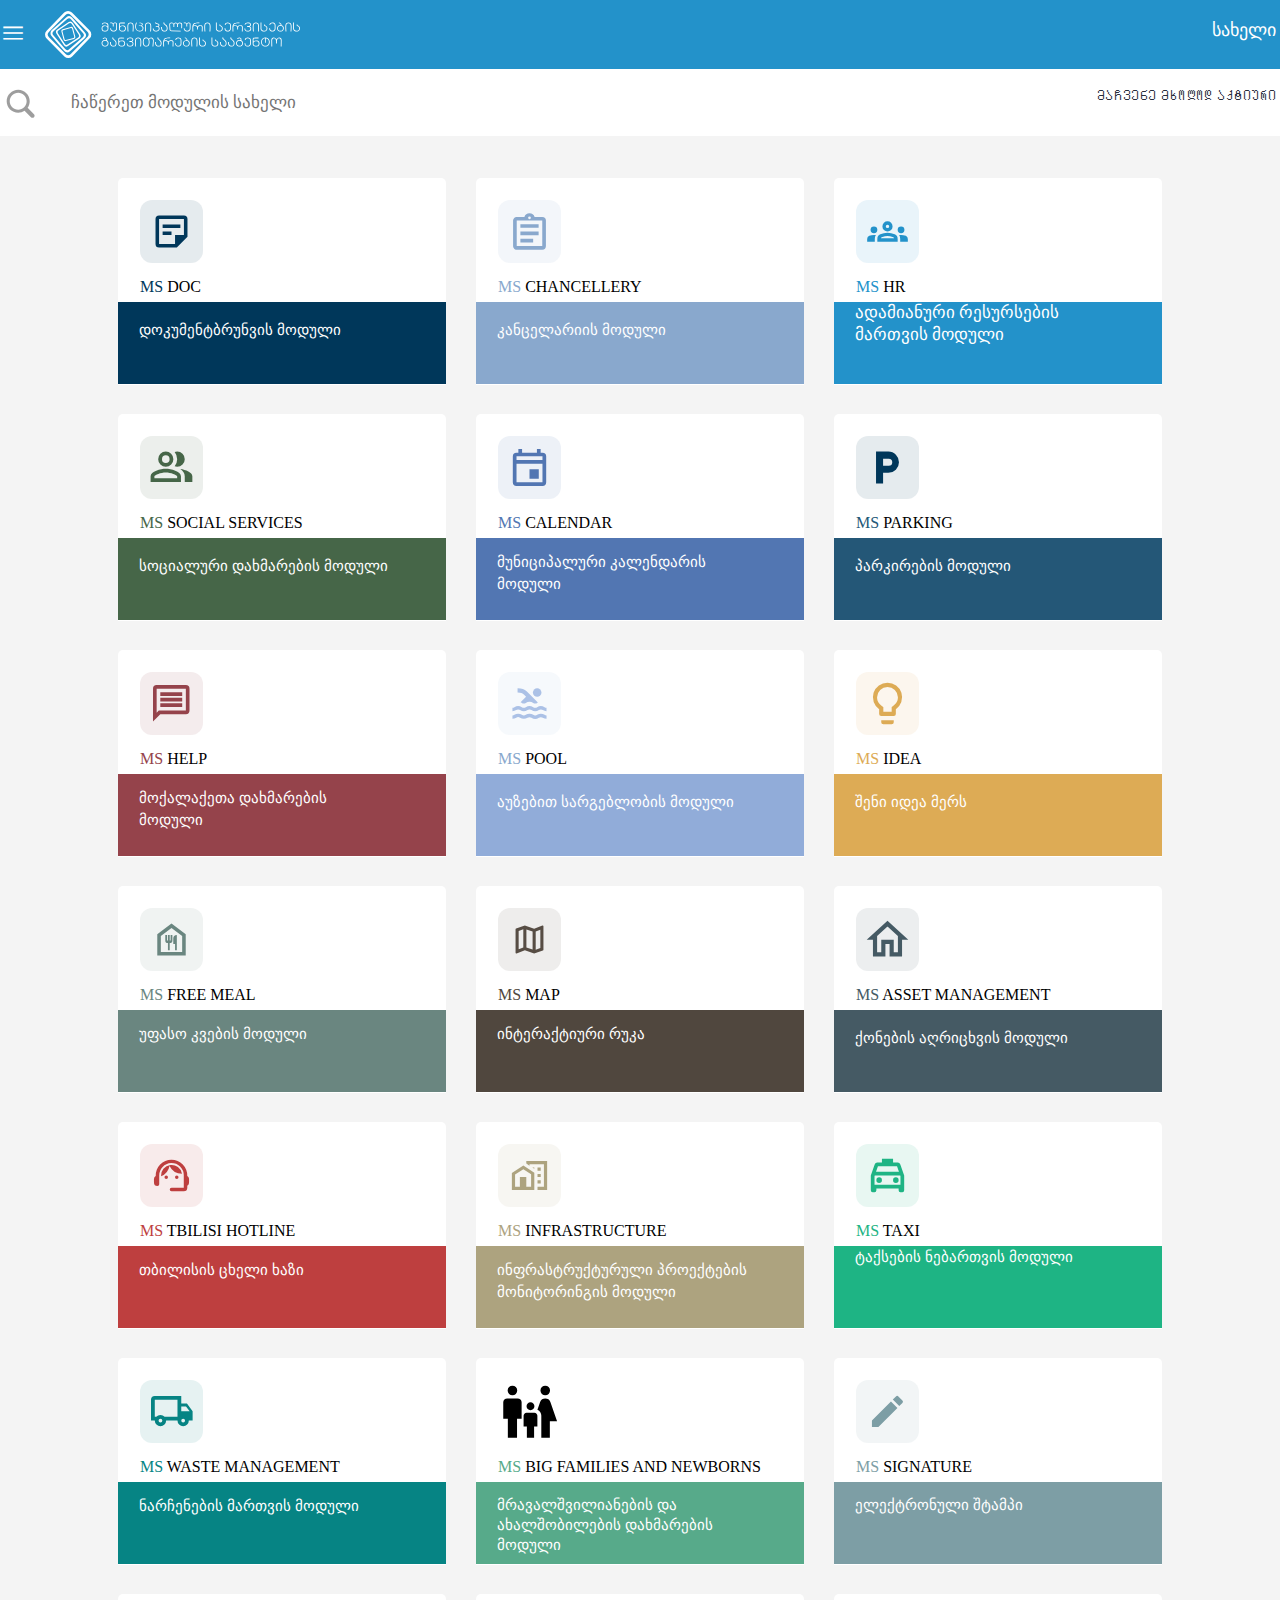
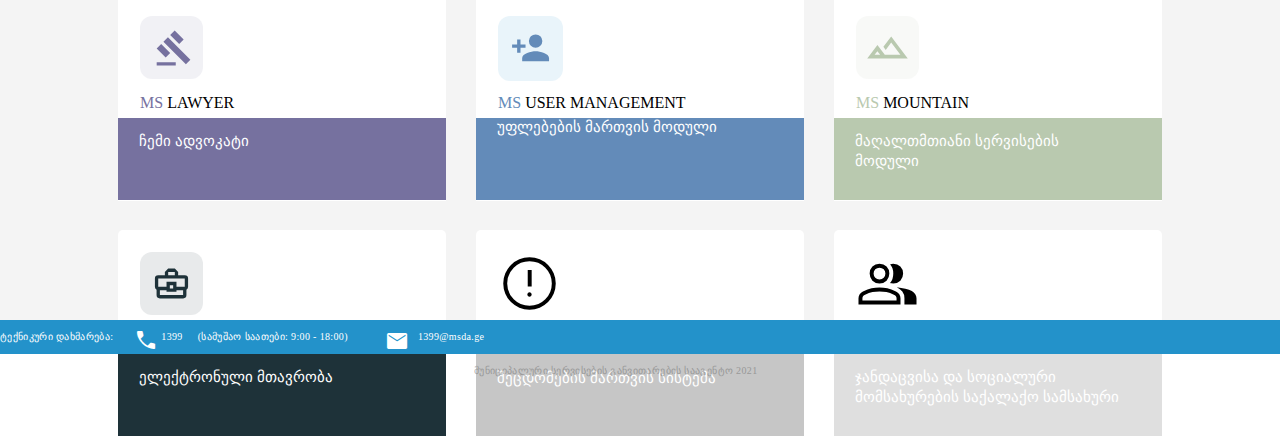
<file: index.html>
<!DOCTYPE html>
<html lang="en">
  <head>
    <meta charset="UTF-8" />
    <meta http-equiv="X-UA-Compatible" content="IE=edge" />
    <meta name="viewport" content="width=device-width, initial-scale=1.0" />
    <title>Meria</title>
    <link rel="stylesheet" href="style.css" />
    <link
      rel="stylesheet"
      href="https://fonts.googleapis.com/css2?family=Material+Symbols+Sharp:opsz,wght,FILL,GRAD@20..48,100..700,0..1,-50..200"
    />
    <link
      rel="stylesheet"
      href="https://fonts.googleapis.com/css2?family=Material+Symbols+Outlined:opsz,wght,FILL,GRAD@48,400,0,0"
    />
    <link
      rel="stylesheet"
      href="https://fonts.googleapis.com/css2?family=Material+Symbols+Outlined:opsz,wght,FILL,GRAD@48,400,1,0"
    />
  </head>
  <body>
    <div class="umtavresi">
      <div class="header">
        <div class="menu">
          <span class="material-symbols-sharp"> menu </span>
        </div>
        <div class="munici">
          <img src="img/logo-msda.svg" alt="" />
        </div>
        <div class="saxeli1">
          <div class="saxeli">
            <p>ᲡᲐᲮᲔᲚᲘ ᲒᲕᲐᲠᲘ</p>
          </div>
          <div class="notifi">
            <span class="material-symbols-sharp"> notifications </span>
          </div>
          <div class="setting">
            <span class="material-symbols-sharp"> settings </span>
          </div>
        </div>
      </div>
    </div>

    <div class="umtavresi2">
      <div class="main">
        <div class="search">
          <img src="img/search.svg" alt="" />
          <input
            type="text"
            class="chawera"
            placeholder="ᲩᲐᲬᲔᲠᲔᲗ ᲛᲝᲓᲣᲚᲘᲡ ᲡᲐᲮᲔᲚᲘ"
          />
          <div class="machvene">
            <p>ᲛᲐᲩᲕᲔᲜᲔ ᲛᲮᲝᲚᲝᲓ ᲐᲥᲢᲘᲣᲠᲘ ᲛᲝᲓᲣᲚᲔᲑᲘ</p>
            <label class="switch">
              <input type="checkbox" />
              <span class="slider round"></span>
            </label>
          </div>
        </div>
      </div>
    </div>

    <div class="mtavari">
      <div class="main2">
        <div class="erti">
          <div class="icon1">
            <img src="img/DOCFLOW.svg" alt="" />
          </div>
          <div class="name1">
            <span style="color: #00375a">MS</span>
            <span style="color: #000000">DOC</span>
          </div>
          <div class="satauri1">
            <p>ᲓᲝᲙᲣᲛᲔᲜᲢᲑᲠᲣᲜᲕᲘᲡ ᲛᲝᲓᲣᲚᲘ</p>
          </div>
        </div>
        <div class="ori">
          <div class="icon2">
            <img src="img/CHA.svg" alt="" />
          </div>
          <div class="name2">
            <span style="color: #89a8cd">MS</span>
            <span style="color: #000000"> CHANCELLERY</span>
          </div>
          <div class="satauri2">
            <p>ᲙᲐᲜᲪᲔᲚᲐᲠᲘᲘᲡ ᲛᲝᲓᲣᲚᲘ</p>
          </div>
        </div>
        <div class="sami">
          <div class="icon3">
            <img src="img/HRM.svg" alt="" />
          </div>
          <div class="name3">
            <span style="color: #2392ca">MS</span>
            <span style="color: #000000"> HR</span>
          </div>
          <div class="satauri3">
            <p>ᲐᲓᲐᲛᲘᲐᲜᲣᲠᲘ ᲠᲔᲡᲣᲠᲡᲔᲑᲘᲡ ᲛᲐᲠᲗᲕᲘᲡ ᲛᲝᲓᲣᲚᲘ</p>
          </div>
        </div>
        <div class="otxi">
          <div class="icon4">
            <img src="img/SOC_RECORDS.svg" alt="" />
          </div>
          <div class="name4">
            <span style="color: #466648">MS</span>
            <span style="color: #000000">SOCIAL SERVICES</span>
          </div>
          <div class="satauri4">
            <p>ᲡᲝᲪᲘᲐᲚᲣᲠᲘ ᲓᲐᲮᲛᲐᲠᲔᲑᲘᲡ ᲛᲝᲓᲣᲚᲘ</p>
          </div>
        </div>
        <div class="xuti">
          <div class="icon5">
            <img src="img/CAL.svg" alt="" />
          </div>
          <div class="name5">
            <span style="color: #5276b2">MS</span>
            <span style="color: #000000">CALENDAR</span>
          </div>
          <div class="satauri5">
            <p>ᲛᲣᲜᲘᲪᲘᲞᲐᲚᲣᲠᲘ ᲙᲐᲚᲔᲜᲓᲐᲠᲘᲡ ᲛᲝᲓᲣᲚᲘ</p>
          </div>
        </div>
        <div class="eqvsi">
          <div class="icon6">
            <img src="img/TTC_PARK.svg" alt="" />
          </div>
          <div class="name6">
            <span style="color: #245777">MS</span>
            <span style="color: #000000">PARKING</span>
          </div>
          <div class="satauri6">
            <p>ᲞᲐᲠᲙᲘᲠᲔᲑᲘᲡ ᲛᲝᲓᲣᲚᲘ</p>
          </div>
        </div>
        <div class="shvidi">
          <div class="icon7">
            <img src="img/HELP.svg" alt="" />
          </div>
          <div class="name7">
            <span style="color: #95434b">MS</span>
            <span style="color: #000000">HELP</span>
          </div>
          <div class="satauri7">
            <p>ᲛᲝᲥᲐᲚᲐᲥᲔᲗᲐ ᲓᲐᲮᲛᲐᲠᲔᲑᲘᲡ ᲛᲝᲓᲣᲚᲘ</p>
          </div>
        </div>
        <div class="rva">
          <div class="icon8">
            <img src="img/CS.svg" alt="" />
          </div>
          <div class="name8">
            <span style="color: #89a8cd">MS</span>
            <span style="color: #000000">POOL</span>
          </div>
          <div class="satauri8">
            <p>ᲐᲣᲖᲔᲑᲘᲗ ᲡᲐᲠᲒᲔᲑᲚᲝᲑᲘᲡ ᲛᲝᲓᲣᲚᲘ</p>
          </div>
        </div>
        <div class="cxra">
          <div class="icon9">
            <img src="img/PT.svg" alt="" />
          </div>
          <div class="name9">
            <span style="color: #ddab55">MS</span>
            <span style="color: #000000">IDEA</span>
          </div>
          <div class="satauri9">
            <p>ᲨᲔᲜᲘ ᲘᲓᲔᲐ ᲛᲔᲠᲡ</p>
          </div>
        </div>
        <div class="ati">
          <div class="icon10">
            <img src="img/SS_CNT.svg" alt="" />
          </div>
          <div class="name10">
            <span style="color: #6a8680">MS</span>
            <span style="color: #000000">FREE MEAL</span>
          </div>
          <div class="satauri10">
            <p>ᲣᲤᲐᲡᲝ ᲙᲕᲔᲑᲘᲡ ᲛᲝᲓᲣᲚᲘ</p>
          </div>
        </div>
        <div class="tertmeti">
          <div class="icon11">
            <img src="img/msmap.svg" alt="" />
          </div>
          <div class="name11">
            <span style="color: #50473e">MS</span>
            <span style="color: #000000">MAP</span>
          </div>
          <div class="satauri11">
            <p>ᲘᲜᲢᲔᲠᲐᲥᲢᲘᲣᲠᲘ ᲠᲣᲙᲐ</p>
          </div>
        </div>
        <div class="tormeti">
          <div class="icon12">
            <img src="img/MAP_ASSETS.svg" alt="" />
          </div>
          <div class="name12">
            <span style="color: #455a64">MS</span>
            <span style="color: #000000">ASSET MANAGEMENT</span>
          </div>
          <div class="satauri12">
            <p>ᲥᲝᲜᲔᲑᲘᲡ ᲐᲦᲠᲘᲪᲮᲕᲘᲡ ᲛᲝᲓᲣᲚᲘ</p>
          </div>
        </div>
        <div class="cameti">
          <div class="icon13">
            <img src="img/HL.svg" alt="" />
          </div>
          <div class="name13">
            <span style="color: #be3f3f">MS</span>
            <span style="color: #000000">TBILISI HOTLINE</span>
          </div>
          <div class="satauri13">
            <p>ᲗᲑᲘᲚᲘᲡᲘᲡ ᲪᲮᲔᲚᲘ ᲮᲐᲖᲘ</p>
          </div>
        </div>
        <div class="totxmeti">
          <div class="icon14">
            <img src="img/BUILD.svg" alt="" />
          </div>
          <div class="name14">
            <span style="color: #ada37f">MS</span>
            <span style="color: #000000">INFRASTRUCTURE</span>
          </div>
          <div class="satauri14">
            <p>ᲘᲜᲤᲠᲐᲡᲢᲠᲣᲥᲢᲣᲠᲣᲚᲘ ᲞᲠᲝᲔᲥᲢᲔᲑᲘᲡ ᲛᲝᲜᲘᲢᲝᲠᲘᲜᲒᲘᲡ ᲛᲝᲓᲣᲚᲘ</p>
          </div>
        </div>
        <div class="txutmeti">
          <div class="icon15">
            <img src="img/mstaxi.svg" alt="" />
          </div>
          <div class="name15">
            <span style="color: #1eb484">MS</span>
            <span style="color: #000000">TAXI</span>
          </div>
          <div class="satauri15">
            <p>ᲢᲐᲥᲡᲔᲑᲘᲡ ᲜᲔᲑᲐᲠᲗᲕᲘᲡ ᲛᲝᲓᲣᲚᲘ</p>
          </div>
        </div>
        <div class="teqvsmeti">
          <div class="icon16">
            <img src="img/WM.svg" alt="" />
          </div>
          <div class="name16">
            <span style="color: #068484">MS</span>
            <span style="color: #000000">WASTE MANAGEMENT</span>
          </div>
          <div class="satauri16">
            <p>ᲜᲐᲠᲩᲔᲜᲔᲑᲘᲡ ᲛᲐᲠᲗᲕᲘᲡ ᲛᲝᲓᲣᲚᲘ</p>
          </div>
        </div>
        <div class="chvidmeti">
          <div class="icon17">
            <img
              src="img/family_restroom_FILL1_wght400_GRAD0_opsz48.svg"
              alt=""
            />
          </div>
          <div class="name17">
            <span style="color: #57aa8a">MS</span>
            <span style="color: #000000">BIG FAMILIES AND NEWBORNS</span>
          </div>
          <div class="satauri17">
            <p>ᲛᲠᲐᲕᲐᲚᲨᲕᲘᲚᲘᲐᲜᲔᲑᲘᲡ ᲓᲐ ᲐᲮᲐᲚᲨᲝᲑᲘᲚᲔᲑᲘᲡ ᲓᲐᲮᲛᲐᲠᲔᲑᲘᲡ ᲛᲝᲓᲣᲚᲘ</p>
          </div>
        </div>
        <div class="tvrameti">
          <div class="icon18">
            <img src="img/STAMP_API.svg" alt="" />
          </div>
          <div class="name18">
            <span style="color: #7d9ea5">MS</span>
            <span style="color: #000000">SIGNATURE</span>
          </div>
          <div class="satauri18">
            <p>ᲔᲚᲔᲥᲢᲠᲝᲜᲣᲚᲘ ᲨᲢᲐᲛᲞᲘ</p>
          </div>
        </div>
        <div class="cxrameti">
          <div class="icon19">
            <img src="img/CB.svg" alt="" />
          </div>
          <div class="name19">
            <span style="color: #76719f">MS</span>
            <span style="color: #000000">LAWYER</span>
          </div>
          <div class="satauri19">
            <p>ᲩᲔᲛᲘ ᲐᲓᲕᲝᲙᲐᲢᲘ</p>
          </div>
        </div>
        <div class="oci">
          <div class="icon20">
            <img src="img/UM.svg" alt="" />
          </div>
          <div class="name20">
            <span style="color: #638bb9">MS</span>
            <span style="color: #000000">USER MANAGEMENT</span>
          </div>
          <div class="satauri20">
            <p>ᲣᲤᲚᲔᲑᲔᲑᲘᲡ ᲛᲐᲠᲗᲕᲘᲡ ᲛᲝᲓᲣᲚᲘ</p>
          </div>
        </div>
        <div class="ocdaerti">
          <div class="icon21">
            <img src="img/MMS.svg" alt="" />
          </div>
          <div class="name21">
            <span style="color: #b9c9af">MS</span>
            <span style="color: #000000">MOUNTAIN</span>
          </div>
          <div class="satauri21">
            <p>ᲛᲐᲦᲐᲚᲗᲛᲗᲘᲐᲜᲘ ᲡᲔᲠᲕᲘᲡᲔᲑᲘᲡ ᲛᲝᲓᲣᲚᲘ</p>
          </div>
        </div>
        <div class="ocdaori">
          <div class="icon22">
            <img src="img/EG.svg" alt="" />
          </div>
          <div class="name22">
            <span style="color: #1e3239">MS</span>
            <span style="color: #000000">GOVERNMENT</span>
          </div>
          <div class="satauri22">
            <p>ᲔᲚᲔᲥᲢᲠᲝᲜᲣᲚᲘ ᲛᲗᲐᲕᲠᲝᲑᲐ</p>
          </div>
        </div>
        <div class="ocdasami">
          <div class="icon23">
            <img src="img/error_FILL0_wght400_GRAD0_opsz48.svg" alt="" />
          </div>
          <div class="name23">
            <span style="color: #434343">MS</span>
            <span style="color: #434343">EXCEPTION HANDLER</span>
          </div>
          <div class="satauri23">
            <p>ᲨᲔᲪᲓᲝᲛᲔᲑᲘᲡ ᲛᲐᲠᲗᲕᲘᲡ ᲡᲘᲡᲢᲔᲛᲐ</p>
          </div>
        </div>
        <div class="ocdaotxi">
          <div class="icon24">
            <img src="img/group_FILL0_wght400_GRAD0_opsz48.svg" alt="" />
          </div>
          <div class="name24">
            <span style="color: #999999">MS</span>
            <span style="color: #999999">HEALTH AND SOCIAL</span>
          </div>
          <div class="satauri24">
            <p>ᲯᲐᲜᲓᲐᲪᲕᲘᲡᲐ ᲓᲐ ᲡᲝᲪᲘᲐᲚᲣᲠᲘ ᲛᲝᲛᲡᲐᲮᲣᲠᲔᲑᲘᲡ ᲡᲐᲥᲐᲚᲐᲥᲝ ᲡᲐᲛᲡᲐᲮᲣᲠᲘ</p>
          </div>
        </div>
      </div>
    </div>
    <div class="foot">
      <div class="footer">
        <div class="teknikuri"><p>ტექნიკური დახმარება:</p></div>
        <div class="phone">
          <span class="material-symbols-outlined"> call </span>
        </div>
        <div class="nomeri"><p>1399</p></div>
        <div class="samushao">
          <p>(სამუშაო საათები: 9:00 - 18:00)</p>
        </div>
        <div class="posta">
          <span class="material-symbols-outlined"> mail </span>
        </div>
        <div class="mail"><p>1399@msda.ge</p></div>
        <div class="www">
          <p>www.msda.ge</p>
        </div>
      </div>
    </div>
    <div class="foot2">
      <div class="footer2">
        <p>ᲛᲣᲜᲘᲪᲘᲞᲐᲚᲣᲠᲘ ᲡᲔᲠᲕᲘᲡᲔᲑᲘᲡ ᲒᲐᲜᲕᲘᲗᲐᲠᲔᲑᲘᲡ ᲡᲐᲐᲒᲔᲜᲢᲝ 2021</p>
      </div>
    </div>
  </body>
</html>
</file>
<file: style.css>
* {
  margin: 0px;
  padding: 0px;
  box-sizing: border-box;
}

.umtavresi {
  background-color: #2392ca;
  background-size: cover;
  margin: 0 auto;
}
.header {
  background-size: cover;
  margin: 0 auto;
  display: flex;
  align-items: center;
  background-color: #2392ca;
  width: 1402px;
  height: 69px;
  position: relative;
}
.bar {
  transform: translate(71px, 2px);
}

.menu {
  transform: translate(0px, 0px);
}
.menu .material-symbols-sharp {
  font-size: 26px;
}

.material-symbols-sharp {
  font-variation-settings: "FILL" 1, "wght" 400, "GRAD" 0, "opsz" 48;
  font-size: 26px;
}

.munici {
  transform: translate(12px, -2px);
}

.munici img {
  width: 255px;
  color: green;
  transform: translate(7px, 4px);
}
.munici p {
  font-family: Georgia, "Times New Roman", Times, serif;
  font-weight: 400;
  font-size: 13px;
  letter-spacing: 2px;
  color: white;
}
.saxeli1 {
  display: flex;
  transform: translate(0px, 0px);
  gap: 11.28px;
  position: absolute;
  right: 0px;
}

.saxeli p {
  text-align: left;
  font: normal normal 300 14px/19px Georgian;
  letter-spacing: 0px;
  color: #ffffff;
  text-transform: uppercase;
  opacity: 1;
  font-size: 18px;
}

.material-symbols-sharp {
  font-variation-settings: "FILL" 1, "wght" 400, "GRAD" 0, "opsz" 48;
  color: #ece5e5;
}

.material-symbols-sharp {
  font-variation-settings: "FILL" 1, "wght" 400, "GRAD" 0, "opsz" 48;
  color: #ffffff;
}

.umtavresi2 {
  margin: 0 auto;
  background-color: #ffffff;
  background-size: cover;
}
.main {
  width: 1402px;
  height: 67px;
  margin: 0 auto;
  display: flex;
  flex-direction: row;
  background-color: #ffffff;
  position: relative;
}
.search {
  display: flex;
  justify-content: center;
  align-items: center;
  background-color: #ffffff;
  gap: 30.9px;
}
.search img {
  width: 40px;

  color: gray;
  justify-content: center;
  align-items: center;
}
.chawera {
  width: 256px;
  height: 20px;
  text-align: left;
  letter-spacing: 0px;
  color: #393c4a74;
  text-transform: uppercase;
  border: none;
  font-size: 20px;
  text-align: left;
  font: normal normal 300 17px/19px Noto Sans Georgian;
  letter-spacing: 0px;
  color: #393c4a74;
  text-transform: uppercase;
  opacity: 1;
}
.machvene {
  color: #262d3b;
  letter-spacing: 0.55px;
  position: absolute;
  right: 0px;
  display: flex;
  flex-direction: row;
  gap: 11px;
}

.switch {
  position: relative;
  display: inline-block;
  width: 41px;
  height: 33px;
}

.switch input {
  opacity: 0;
  width: 0;
  height: 0;
}

.slider {
  position: absolute;
  cursor: pointer;
  top: 0;
  left: 0;
  right: 0;
  bottom: 0;
  background-color: #ccc;
  -webkit-transition: 0.4s;
  transition: 0.4s;
  width: 34px;
  height: 20px;
}

.slider:before {
  position: absolute;
  content: "";
  height: 25px;
  width: 25px;
  left: 0px;
  bottom: 0px;
  background-color: #2196f3;
  -webkit-transition: 0.4s;
  transition: 0.4s;
}

input:checked + .slider {
  background-color: #638bb94a;
}

input:focus + .slider {
  box-shadow: 0 0 1px #2196f3;
}

input:checked + .slider:before {
  -webkit-transform: translateX(26px);
  -ms-transform: translateX(26px);
  transform: translate(20px, 1.5px);
}

/* Rounded sliders */
.slider.round {
  border-radius: 34px;
}

.slider.round:before {
  border-radius: 50%;
  transform: translate(-2px, 2px);
}

.mtavari {
  display: flex;
  justify-content: center;
  align-items: center;
  background-color: #f4f4f4;
  padding-bottom: 69px;
  background-size: cover;
  margin: 0 auto;
}
.main2 {
  background-color: #f4f4f4;
  width: 1402px;
  height: 1715px;
  display: flex;
  justify-content: center;
  align-items: center;
  flex-wrap: wrap;
  row-gap: 29px;
  column-gap: 30px;
  padding-top: 42px;
  transform: translate(0px, 0px);
  background-size: cover;
  margin: 0 auto;
}
.erti {
  width: 328px;
  height: 207px;
  display: flex;
  flex-direction: column;
  color: white;
  background-color: white;
  border-radius: 5px 5px 0px 0px;
}
.icon1 {
  background-color: white;
  height: 63px;
  width: 66px;
  margin-top: 22px;
  margin-left: 22px;
}
.icon1 img {
  width: 63px;
  height: 63px;
}
.name1 {
  background-color: white;
  height: 18px;
  width: 86px;
  letter-spacing: 0px;
  margin-top: 15px;
  margin-bottom: 6px;
  margin-left: 22px;
}
.satauri1 {
  background-color: #00375a;
  height: 82px;
  text-align: left;
  font: normal normal normal 15px/30px Noto Sans Georgian;
  letter-spacing: 0px;
  color: #ffffff;
  text-transform: uppercase;
  opacity: 1;
}
.satauri1 p {
  margin-top: 13px;
  margin-left: 21px;
  width: 280px;
  display: inline-block;
}

.ori {
  width: 328px;
  height: 207px;
  display: flex;
  flex-direction: column;
  color: white;
  background-color: white;
  border-radius: 5px 5px 0px 0px;
}
.icon2 {
  background-color: white;
  height: 63px;
  width: 66px;
  margin-top: 22px;
  margin-left: 22px;
}
.icon2img {
  width: 63px;
  height: 63px;
}
.name2 {
  background-color: white;
  height: 18px;
  width: 186px;
  letter-spacing: 0px;
  margin-top: 15px;
  margin-bottom: 6px;
  margin-left: 22px;
}
.satauri2 {
  background-color: #89a8cd;
  height: 82px;
  letter-spacing: 0px;
  text-align: left;
  font: normal normal normal 15px/30px Noto Sans Georgian;
  letter-spacing: 0px;
  color: #ffffff;
  text-transform: uppercase;
  opacity: 1;
}
.satauri2 p {
  margin-top: 13px;
  margin-left: 21px;
  width: 280px;
  display: inline-block;
}
.sami {
  width: 328px;
  height: 207px;
  display: flex;
  flex-direction: column;
  color: white;
  background-color: white;
  border-radius: 5px 5px 0px 0px;
}
.icon3 {
  background-color: white;
  height: 63px;
  width: 66px;
  margin-top: 22px;
  margin-left: 22px;
}
.icon3 img {
  width: 63px;
  height: 63px;
}
.name3 {
  background-color: white;
  height: 18px;
  width: 86px;
  letter-spacing: 0px;
  margin-top: 15px;
  margin-bottom: 6px;
  margin-left: 22px;
}
.satauri3 {
  background-color: #2392ca;
  height: 82px;

  text-align: left;
  font: normal normal normal 17px/22px Noto Sans Georgian;
  letter-spacing: 0px;
  color: #ffffff;
  text-transform: uppercase;
  opacity: 1;
}
.satauri3 p {
  margin-top: 13x;
  margin-left: 21px;
  width: 280px;
  display: inline-block;
}
.otxi {
  width: 328px;
  height: 207px;
  display: flex;
  flex-direction: column;
  color: white;
  background-color: white;
  border-radius: 5px 5px 0px 0px;
}
.icon4 {
  background-color: white;
  height: 63px;
  width: 66px;
  margin-top: 22px;
  margin-left: 22px;
}
.icon4 img {
  width: 63px;
  height: 63px;
}
.name4 {
  background-color: white;
  height: 18px;
  width: 217px;
  letter-spacing: 0px;
  margin-top: 15px;
  margin-bottom: 6px;
  margin-left: 22px;
}
.satauri4 {
  background-color: #466648;
  height: 82px;
  text-align: left;
  font: normal normal normal 15px/30px Noto Sans Georgian;
  letter-spacing: 0px;
  color: #ffffff;
  text-transform: uppercase;
  opacity: 1;
}
.satauri4 p {
  margin-top: 13px;
  margin-left: 21px;
  width: 280px;
  display: inline-block;
}
.xuti {
  width: 328px;
  height: 207px;
  display: flex;
  flex-direction: column;
  color: white;
  background-color: white;
  border-radius: 5px 5px 0px 0px;
}
.icon5 {
  background-color: white;
  height: 63px;
  width: 66px;
  margin-top: 22px;
  margin-left: 22px;
}
.icon5 img {
  width: 63px;
  height: 63px;
}
.name5 {
  background-color: white;
  height: 18px;
  width: 148px;
  letter-spacing: 0px;
  margin-top: 15px;
  margin-bottom: 6px;
  margin-left: 22px;
}
.satauri5 {
  background-color: #5276b2;
  height: 82px;
  text-align: left;
  font: normal normal normal 15px/22px Noto Sans Georgian;
  letter-spacing: 0px;
  color: #ffffff;
  text-transform: uppercase;
  opacity: 1;
}
.satauri5 p {
  margin-top: 13px;
  margin-left: 21px;
  width: 269px;
  display: inline-block;
}
.eqvsi {
  width: 328px;
  height: 207px;
  display: flex;
  flex-direction: column;
  color: white;
  background-color: white;
  border-radius: 5px 5px 0px 0px;
}
.icon6 {
  background-color: white;
  height: 63px;
  width: 66px;
  margin-top: 22px;
  margin-left: 22px;
}
.icon6 img {
  width: 63px;
  height: 63px;
}
.name6 {
  background-color: white;
  height: 18px;
  width: 127px;
  letter-spacing: 0px;
  margin-top: 15px;
  margin-bottom: 6px;
  margin-left: 22px;
}
.satauri6 {
  background-color: #245777;
  height: 82px;
  text-align: left;
  font: normal normal normal 15px/30px Noto Sans Georgian;
  letter-spacing: 0px;
  color: #ffffff;
  text-transform: uppercase;
  opacity: 1;
}
.satauri6 p {
  margin-top: 13px;
  margin-left: 21px;
  width: 280px;
  display: inline-block;
}
.shvidi {
  width: 328px;
  height: 207px;
  display: flex;
  flex-direction: column;
  color: white;
  background-color: white;
  border-radius: 5px 5px 0px 0px;
}
.icon7 {
  background-color: white;
  height: 63px;
  width: 66px;
  margin-top: 22px;
  margin-left: 22px;
}
.icon7 img {
  width: 63px;
  height: 63px;
}
.name7 {
  background-color: white;
  height: 18px;
  width: 89px;
  letter-spacing: 0px;
  margin-top: 15px;
  margin-bottom: 6px;
  margin-left: 22px;
}
.satauri7 {
  background-color: #95434b;
  height: 82px;
  text-align: left;
  font: normal normal normal 15px/22px Noto Sans Georgian;
  letter-spacing: 0px;
  color: #ffffff;
  text-transform: uppercase;
  opacity: 1;
}
.satauri7 p {
  margin-top: 13px;
  margin-left: 21px;
  width: 238px;
  display: inline-block;
}
.rva {
  width: 328px;
  height: 207px;
  display: flex;
  flex-direction: column;
  color: white;
  background-color: white;
  border-radius: 5px 5px 0px 0px;
}
.icon8 {
  background-color: white;
  height: 63px;
  width: 66px;
  margin-top: 22px;
  margin-left: 22px;
}
.icon8 img {
  width: 63px;
  height: 63px;
}
.name8 {
  background-color: white;
  height: 18px;
  width: 90px;
  letter-spacing: 0px;
  margin-top: 15px;
  margin-bottom: 6px;
  margin-left: 22px;
}
.satauri8 {
  background-color: #91acd9;
  height: 82px;
  text-align: left;
  font: normal normal normal 15px/30px Noto Sans Georgian;
  letter-spacing: 0px;
  color: #ffffff;
  text-transform: uppercase;
  opacity: 1;
}
.satauri8 p {
  margin-top: 13px;
  margin-left: 21px;
  width: 280px;
  display: inline-block;
}
.cxra {
  width: 328px;
  height: 207px;
  display: flex;
  flex-direction: column;
  color: white;
  background-color: white;
  border-radius: 5px 5px 0px 0px;
}
.icon9 {
  background-color: white;
  height: 63px;
  width: 66px;
  margin-top: 22px;
  margin-left: 22px;
}
.icon9 img {
  width: 63px;
  height: 63px;
}
.name9 {
  background-color: white;
  height: 18px;
  width: 87px;
  letter-spacing: 0px;
  margin-top: 15px;
  margin-bottom: 6px;
  margin-left: 22px;
}
.satauri9 {
  background-color: #ddab55;
  height: 82px;
  text-align: left;
  font: normal normal normal 15px/30px Noto Sans Georgian;
  letter-spacing: 0px;
  color: #ffffff;
  text-transform: uppercase;
  opacity: 1;
}
.satauri9 p {
  margin-top: 13px;
  margin-left: 21px;
  width: 280px;
  display: inline-block;
}
.ati {
  width: 328px;
  height: 207px;
  display: flex;
  flex-direction: column;
  color: white;
  background-color: white;
  border-radius: 5px 5px 0px 0px;
}
.icon10 {
  background-color: white;
  height: 63px;
  width: 66px;
  margin-top: 22px;
  margin-left: 22px;
}
.icon10 img {
  width: 63px;
  height: 63px;
}
.name10 {
  background-color: white;
  height: 18px;
  width: 152px;
  letter-spacing: 0px;
  margin-top: 15px;
  margin-bottom: 6px;
  margin-left: 22px;
}
.satauri10 {
  background-color: #6a8680;
  height: 82px;
  text-align: left;
  font: normal normal normal 15px/22px Noto Sans Georgian;
  letter-spacing: 0px;
  color: #ffffff;
  text-transform: uppercase;
  opacity: 1;
}
.satauri10 p {
  margin-top: 13px;
  margin-left: 21px;
  width: 280px;
  display: inline-block;
}
.tertmeti {
  width: 328px;
  height: 207px;
  display: flex;
  flex-direction: column;
  color: white;
  background-color: white;
  border-radius: 5px 5px 0px 0px;
}
.icon11 {
  background-color: white;
  height: 63px;
  width: 66px;
  margin-top: 22px;
  margin-left: 22px;
}
.icon11 img {
  width: 63px;
  height: 63px;
}
.name11 {
  background-color: white;
  height: 18px;
  width: 86px;
  letter-spacing: 0px;
  margin-top: 15px;
  margin-bottom: 6px;
  margin-left: 22px;
}
.satauri11 {
  background-color: #50473e;
  height: 82px;
  text-align: left;
  font: normal normal normal 15px/22px Noto Sans Georgian;
  letter-spacing: 0px;
  color: #ffffff;
  text-transform: uppercase;
  opacity: 1;
}
.satauri11 p {
  margin-top: 13px;
  margin-left: 21px;
  width: 280px;
  display: inline-block;
}
.tormeti {
  width: 328px;
  height: 207px;
  display: flex;
  flex-direction: column;
  color: white;
  background-color: white;
  border-radius: 5px 5px 0px 0px;
}
.icon12 {
  background-color: white;
  height: 63px;
  width: 66px;
  margin-top: 22px;
  margin-left: 22px;
}
.icon12 img {
  width: 63px;
  height: 63px;
}
.name12 {
  background-color: white;
  height: 18px;
  width: 252px;
  letter-spacing: 0px;
  margin-top: 15px;
  margin-bottom: 6px;
  margin-left: 22px;
}
.satauri12 {
  background-color: #455a64;
  height: 82px;
  text-align: left;
  font: normal normal normal 15px/30px Noto Sans Georgian;
  letter-spacing: 0px;
  color: #ffffff;
  text-transform: uppercase;
  opacity: 1;
}
.satauri12 p {
  margin-top: 13px;
  margin-left: 21px;
  width: 280px;
  display: inline-block;
}
.cameti {
  width: 328px;
  height: 207px;
  display: flex;
  flex-direction: column;
  color: white;
  background-color: white;
  border-radius: 5px 5px 0px 0px;
}
.icon13 {
  background-color: white;
  height: 63px;
  width: 66px;
  margin-top: 22px;
  margin-left: 22px;
}
.icon13 img {
  width: 63px;
  height: 63px;
}
.name13 {
  background-color: white;
  height: 18px;
  width: 210px;
  letter-spacing: 0px;
  margin-top: 15px;
  margin-bottom: 6px;
  margin-left: 22px;
}
.satauri13 {
  background-color: #be3f3f;
  height: 82px;
  text-align: left;
  font: normal normal normal 15px/22px Noto Sans Georgian;
  letter-spacing: 0px;
  color: #ffffff;
  text-transform: uppercase;
  opacity: 1;
}
.satauri13 p {
  margin-top: 13px;
  margin-left: 21px;
  width: 280px;
  display: inline-block;
}
.totxmeti {
  width: 328px;
  height: 207px;
  display: flex;
  flex-direction: column;
  color: white;
  background-color: white;
  border-radius: 5px 5px 0px 0px;
}
.icon14 {
  background-color: white;
  height: 63px;
  width: 66px;
  margin-top: 22px;
  margin-left: 22px;
}
.icon14 img {
  width: 63px;
  height: 63px;
}
.name14 {
  background-color: white;
  height: 18px;
  width: 220px;
  letter-spacing: 0px;
  margin-top: 15px;
  margin-bottom: 6px;
  margin-left: 22px;
}
.satauri14 {
  background-color: #ada37f;
  height: 82px;
  text-align: left;
  font: normal normal normal 15px/22px Noto Sans Georgian;
  letter-spacing: 0px;
  color: #ffffff;
  text-transform: uppercase;
  opacity: 1;
}
.satauri14 p {
  margin-top: 13px;
  margin-left: 21px;
  width: 280px;
  display: inline-block;
}
.txutmeti {
  width: 328px;
  height: 207px;
  display: flex;
  flex-direction: column;
  color: white;
  background-color: white;
  border-radius: 5px 5px 0px 0px;
}
.icon15 {
  background-color: white;
  height: 63px;
  width: 66px;
  margin-top: 22px;
  margin-left: 22px;
}
.icon15 img {
  width: 63px;
  height: 63px;
}
.name15 {
  background-color: white;
  height: 18px;
  width: 86px;
  letter-spacing: 0px;
  margin-top: 15px;
  margin-bottom: 6px;
  margin-left: 22px;
}
.satauri15 {
  background-color: #1eb484;
  height: 82px;
  text-align: left;
  font: normal normal normal 15px/22px Noto Sans Georgian;
  letter-spacing: 0px;
  color: #ffffff;
  text-transform: uppercase;
  opacity: 1;
}
.satauri15 p {
  margin-top: 13x;
  margin-left: 21px;
  width: 280px;
  display: inline-block;
}
.teqvsmeti {
  width: 328px;
  height: 207px;
  display: flex;
  flex-direction: column;
  color: white;
  background-color: white;
  border-radius: 5px 5px 0px 0px;
}
.icon16 {
  background-color: white;
  height: 63px;
  width: 66px;
  margin-top: 22px;
  margin-left: 22px;
}
.icon16 img {
  width: 63px;
  height: 63px;
}
.name16 {
  background-color: white;
  height: 18px;
  width: 262px;
  letter-spacing: 0px;
  margin-top: 15px;
  margin-bottom: 6px;
  margin-left: 22px;
}
.satauri16 {
  background-color: #068484;
  height: 82px;
  text-align: left;
  font: normal normal normal 15px/22px Noto Sans Georgian;
  letter-spacing: 0px;
  color: #ffffff;
  text-transform: uppercase;
  opacity: 1;
}
.satauri16 p {
  margin-top: 13px;
  margin-left: 21px;
  width: 280px;
  display: inline-block;
}
.chvidmeti {
  width: 328px;
  height: 207px;
  display: flex;
  flex-direction: column;
  color: white;
  background-color: white;
  border-radius: 5px 5px 0px 0px;
}
.icon17 {
  background-color: white;
  height: 63px;
  width: 66px;
  margin-top: 22px;
  margin-left: 22px;
}
.icon17 img {
  width: 63px;
  height: 63px;
}
.name17 {
  background-color: white;
  height: 18px;
  width: 263px;
  letter-spacing: 0px;
  margin-top: 15px;
  margin-bottom: 6px;
  margin-left: 22px;
}
.satauri17 {
  background-color: #57aa8a;
  height: 82px;
  text-align: left;
  font: normal normal normal 15px/20px Noto Sans Georgian;
  letter-spacing: 0px;
  color: #ffffff;
  text-transform: uppercase;
  opacity: 1;
}
.satauri17 p {
  margin-top: 13px;
  margin-left: 21px;
  width: 267px;
  display: inline-block;
}

.tvrameti {
  width: 328px;
  height: 207px;
  display: flex;
  flex-direction: column;
  color: white;
  background-color: white;
  border-radius: 5px 5px 0px 0px;
}
.icon18 {
  background-color: white;
  height: 63px;
  width: 66px;
  margin-top: 22px;
  margin-left: 22px;
}
.icon18 img {
  width: 63px;
  height: 63px;
}
.name18 {
  background-color: white;
  height: 18px;
  width: 116px;
  letter-spacing: 0px;
  margin-top: 15px;
  margin-bottom: 6px;
  margin-left: 22px;
}
.satauri18 {
  background-color: #7d9ea5;
  height: 82px;
  text-align: left;
  font: normal normal normal 15px/20px Noto Sans Georgian;
  letter-spacing: 0px;
  color: #ffffff;
  text-transform: uppercase;
  opacity: 1;
}
.satauri18 p {
  margin-top: 13px;
  margin-left: 21px;
  width: 280px;
  display: inline-block;
}
.cxrameti {
  width: 328px;
  height: 207px;
  display: flex;
  flex-direction: column;
  color: white;
  background-color: white;
  border-radius: 5px 5px 0px 0px;
}
.icon19 {
  background-color: white;
  height: 63px;
  width: 66px;
  margin-top: 22px;
  margin-left: 22px;
}
.icon19 img {
  width: 63px;
  height: 63px;
}
.name19 {
  background-color: white;
  height: 18px;
  width: 95px;
  letter-spacing: 0px;
  margin-top: 15px;
  margin-bottom: 6px;
  margin-left: 22px;
}
.satauri19 {
  background-color: #76719f;
  height: 82px;
  text-align: left;
  font: normal normal normal 15px/20px Noto Sans Georgian;
  letter-spacing: 0px;
  color: #ffffff;
  text-transform: uppercase;
  opacity: 1;
}
.satauri19 p {
  margin-top: 13px;
  margin-left: 21px;
  width: 280px;
  display: inline-block;
}
.oci {
  width: 328px;
  height: 207px;
  display: flex;
  flex-direction: column;
  color: white;
  background-color: white;
  border-radius: 5px 5px 0px 0px;
}
.icon20 {
  background-color: white;
  height: 63px;
  width: 66px;
  margin-top: 22px;
  margin-left: 22px;
}
.icon20img {
  width: 63px;
  height: 63px;
}
.name20 {
  background-color: white;
  height: 18px;
  width: 188px;
  letter-spacing: 0px;
  margin-top: 15px;
  margin-bottom: 6px;
  margin-left: 22px;
}
.satauri20 {
  background-color: #638bb9;
  height: 82px;
  text-align: left;
  font: normal normal normal 15px/18px Noto Sans Georgian;
  letter-spacing: 0px;
  color: #ffffff;
  text-transform: uppercase;
  opacity: 1;
}
.satauri20 p {
  margin-top: 13x;
  margin-left: 21px;
  width: 280px;
  display: inline-block;
}
.ocdaerti {
  width: 328px;
  height: 207px;
  display: flex;
  flex-direction: column;
  color: white;
  background-color: white;
  border-radius: 5px 5px 0px 0px;
}
.icon21 {
  background-color: white;
  height: 63px;
  width: 66px;
  margin-top: 22px;
  margin-left: 22px;
}
.icon21 img {
  width: 63px;
  height: 63px;
}
.name21 {
  background-color: white;
  height: 18px;
  width: 113px;
  letter-spacing: 0px;
  margin-top: 15px;
  margin-bottom: 6px;
  margin-left: 22px;
}
.satauri21 {
  background-color: #b9c9af;
  height: 82px;
  text-align: left;
  font: normal normal normal 15px/20px Noto Sans Georgian;
  letter-spacing: 0px;
  color: #ffffff;
  text-transform: uppercase;
  opacity: 1;
}
.satauri21 p {
  margin-top: 13px;
  margin-left: 21px;
  width: 258px;
  display: inline-block;
}
.ocdaori {
  width: 328px;
  height: 207px;
  display: flex;
  flex-direction: column;
  color: white;
  background-color: white;
  border-radius: 5px 5px 0px 0px;
}
.icon22 {
  background-color: white;
  height: 63px;
  width: 66px;
  margin-top: 22px;
  margin-left: 22px;
}
.icon22 img {
  width: 63px;
  height: 63px;
}
.name22 {
  background-color: white;
  height: 18px;
  width: 140px;
  letter-spacing: 0px;
  margin-top: 15px;
  margin-bottom: 6px;
  margin-left: 22px;
}
.satauri22 {
  background-color: #1e3239;
  height: 82px;
  text-align: left;
  font: normal normal normal 15px/20px Noto Sans Georgian;
  letter-spacing: 0px;
  color: #ffffff;
  text-transform: uppercase;
  opacity: 1;
}
.satauri22 p {
  margin-top: 13px;
  margin-left: 21px;
  width: 280px;
  display: inline-block;
}
.ocdasami {
  width: 328px;
  height: 207px;
  display: flex;
  flex-direction: column;
  color: white;
  background-color: white;
  border-radius: 5px 5px 0px 0px;
}
.icon23 {
  background-color: white;
  height: 63px;
  width: 66px;
  margin-top: 22px;
  margin-left: 22px;
}
.icon23 img {
  width: 63px;
  height: 63px;
}
.name23 {
  background-color: white;
  height: 18px;
  width: 197px;
  letter-spacing: 0px;
  margin-top: 15px;
  margin-bottom: 6px;
  margin-left: 22px;
}
.satauri23 {
  background-color: #c6c6c6;
  height: 82px;
  text-align: left;
  font: normal normal normal 15px/22px Noto Sans Georgian;
  letter-spacing: 0px;
  color: #ffffff;
  text-transform: uppercase;
  opacity: 1;
}
.satauri23 p {
  margin-top: 13px;
  margin-left: 21px;
  width: 280px;
  display: inline-block;
}
.ocdaotxi {
  width: 328px;
  height: 207px;
  display: flex;
  flex-direction: column;
  color: white;
  background-color: white;
  border-radius: 5px 5px 0px 0px;
}
.icon24 {
  background-color: white;
  height: 63px;
  width: 66px;
  margin-top: 22px;
  margin-left: 22px;
}
.icon24 img {
  width: 63px;
  height: 63px;
}
.name24 {
  background-color: white;
  height: 18px;
  width: 190px;
  letter-spacing: 0px;
  margin-top: 15px;
  margin-bottom: 6px;
  margin-left: 22px;
}
.satauri24 {
  background-color: #dfdfdf;
  height: 82px;
  text-align: left;
  font: normal normal normal 15px/20px Noto Sans Georgian;
  letter-spacing: 0px;
  color: #ffffff;
  text-transform: uppercase;
  opacity: 1;
}
.satauri24 p {
  margin-top: 13px;
  margin-left: 21px;
  width: 280px;
  display: inline-block;
}

.material-symbols-outlined {
  font-variation-settings: "FILL" 1, "wght" 400, "GRAD" 0, "opsz" 48;
}
.foot {
  background-color: #2392ca;
  background-size: cover;
  margin: 0 auto;
}
.footer {
  margin: 0 auto;
  background-color: #2392ca;
  width: 1402px;
  height: 34px;
  display: flex;
  position: relative;
  align-items: center;
  margin: 0 auto;
}
.teknikuri {
  text-align: left;
  font: normal normal normal 10px/24px Noto Sans Georgian;
  letter-spacing: 0.35px;
  color: #ffffff;
  opacity: 1;
}
.phone {
  color: #ffffff;
  opacity: 1;
  width: 18px;
  height: 18px;
  margin-left: 21px;
  margin-right: 9px;
}
.nomeri {
  text-align: left;
  font: normal normal normal 10px/24px Noto Sans Georgian;
  letter-spacing: 0.35px;
  color: #ffffff;
  opacity: 1;
}
.samushao {
  text-align: left;
  font: normal normal normal 10px/24px Noto Sans Georgian;
  letter-spacing: 0.35px;
  color: #ffffff;
  opacity: 1;
  margin-left: 15px;
  margin-right: 37px;
}
.posta {
  color: #ffffff;
  opacity: 1;
  width: 20px;
  height: 16px;
}
.mail {
  text-align: left;
  font: normal normal normal 10px/24px Noto Sans Georgian;
  letter-spacing: 0.35px;
  color: #ffffff;
  opacity: 1;
  margin-left: 13px;
}
.www {
  position: absolute;
  right: 0px;
  text-align: left;
  font: normal normal normal 10px/24px Noto Sans Georgian;
  letter-spacing: 0.35px;
  color: #ffffff;
  opacity: 1;
  width: 66px;
  height: 10px;
}

.foot2 {
  margin: 0 auto;
  background-size: cover;
  height: 34px;
  display: flex;
  justify-content: center;

  padding-top: 11px;
  padding-bottom: 9px;
}

.footer2 {
  letter-spacing: 0.35px;
  color: #777777;
  text-transform: uppercase;
  opacity: 0.58;
  width: 332px;
  height: 14px;
  font-size: 10px;
  margin: 0 auto;
}

/*@media (max-width: 1418px) {
  body {
    overflow-x: hidden;
    margin: 0px 0px 0px 0px;
    height: 1800px;
  }

  .header {
    width: 1143px;
  }
  .main {
    width: 1143px;
  }

  .mtavari {
    width: 1404px;

    padding-top: 0px;
  }
  .main2 {
    width: 1143px;
    height: 1989px;
  }
  .foot {
    background-color: 2392ca;
  }
  .footer {
  }
  .foot2 {
    display: flex;
    text-align: center;
  }
}*/

@media (max-width: 768px) {
  body {
    overflow-x: hidden;
    margin: 0px 0px 0px 0px;
    height: 1800px;
  }
  .umtavresi {
    margin: 0 auto;
    background-size: cover;
  }

  .header {
    width: 375px;
  }
  .saxeli1 {
    display: none;
  }
  .umtavresi2 {
    margin: 0 auto;
    background-size: cover;
  }
  .main {
    width: 375px;
  }
  .chawera {
    width: 223px;
  }

  .mtavari {
    background-size: cover;
    margin: 0 auto;
  }
  .main2 {
    width: 375px;
    height: 6650px;
  }

  .satauri3 p {
    width: 197px;
  }
  .machvene {
    display: none;
  }
  .erti {
    width: 270px;
  }
  .satauri1 p {
    width: 200px;
  }
  .ori {
    width: 270px;
  }
  .satauri2 p {
    width: 200px;
  }
  .sami {
    width: 270px;
  }
  .otxi {
    width: 270px;
  }
  .satauri4 p {
    width: 240px;
  }
  .xuti {
    width: 270px;
  }
  .satauri5 p {
    width: 200px;
  }
  .eqvsi {
    width: 270px;
  }
  .satauri6 p {
    width: 200px;
  }
  .shvidi {
    width: 270px;
  }
  .rva {
    width: 270px;
  }
  .satauri8 p {
    width: 200px;
  }
  .cxra {
    width: 270px;
  }
  .satauri9 p {
    width: 200px;
  }
  .ati {
    width: 270px;
  }
  .satauri10 p {
    width: 200px;
  }
  .tertmeti {
    width: 270px;
  }
  .satauri11 p {
    width: 206px;
  }
  .tormeti {
    width: 270px;
  }
  .satauri12 p {
    width: 206px;
  }
  .cameti {
    width: 270px;
  }
  .satauri13 p {
    width: 200px;
  }
  .totxmeti {
    width: 270px;
  }
  .satauri14 p {
    width: 248px;
  }
  .txutmeti {
    width: 270px;
  }
  .satauri15 p {
    width: 213px;
  }
  .teqvsmeti {
    width: 270px;
  }
  .name16 {
    width: 200px;
  }
  .satauri16 p {
    width: 200px;
  }
  .chvidmeti {
    width: 270px;
  }
  .name17 {
    width: 200px;

    transform: translateY(-9px);
  }
  .satauri17 p {
    width: 222px;
  }
  .tvrameti {
    width: 270px;
  }
  .satauri18 p {
    width: 200px;
  }
  .cxrameti {
    width: 270px;
  }
  .satauri19 p {
    width: 200px;
  }
  .oci {
    width: 270px;
  }
  .satauri20 p {
    width: 216px;
  }
  .ocdaerti {
    width: 270px;
  }
  .satauri21 p {
    width: 216px;
  }
  .ocdaori {
    width: 270px;
  }
  .satauri22 p {
    width: 200px;
  }
  .ocdasami {
    width: 270px;
  }
  .satauri23 p {
    width: 213px;
  }
  .ocdaotxi {
    width: 270px;
  }
  .satauri24 p {
    width: 246px;
  }
  .foot {
    background-size: cover;
    margin: 0 auto;
  }
  .footer {
    width: 375px;
    height: 200px;
    display: flex;
    flex-direction: column;
    align-items: center;
    justify-content: center;
  }

  .teknikuri {
    transform: translate(-1px, 0px);
  }
  .phone {
    transform: translate(-27px, 4px);
  }
  .nomeri {
    transform: translate(6px, -9px);
  }
  .samushao {
    transform: translate(10px, -10px);
  }
  .posta {
    transform: translate(-1px, -8px);
  }
  .mail {
    transform: translate(-6px, 0px);
  }
  .www {
    position: relative;
    transform: translate(5px, 0px);
  }
  .foot2 {
    margin: 0 auto;
    background-size: cover;
  }
  .footer2 {
    width: 375px;
    text-align: center;
  }
}
</file>
